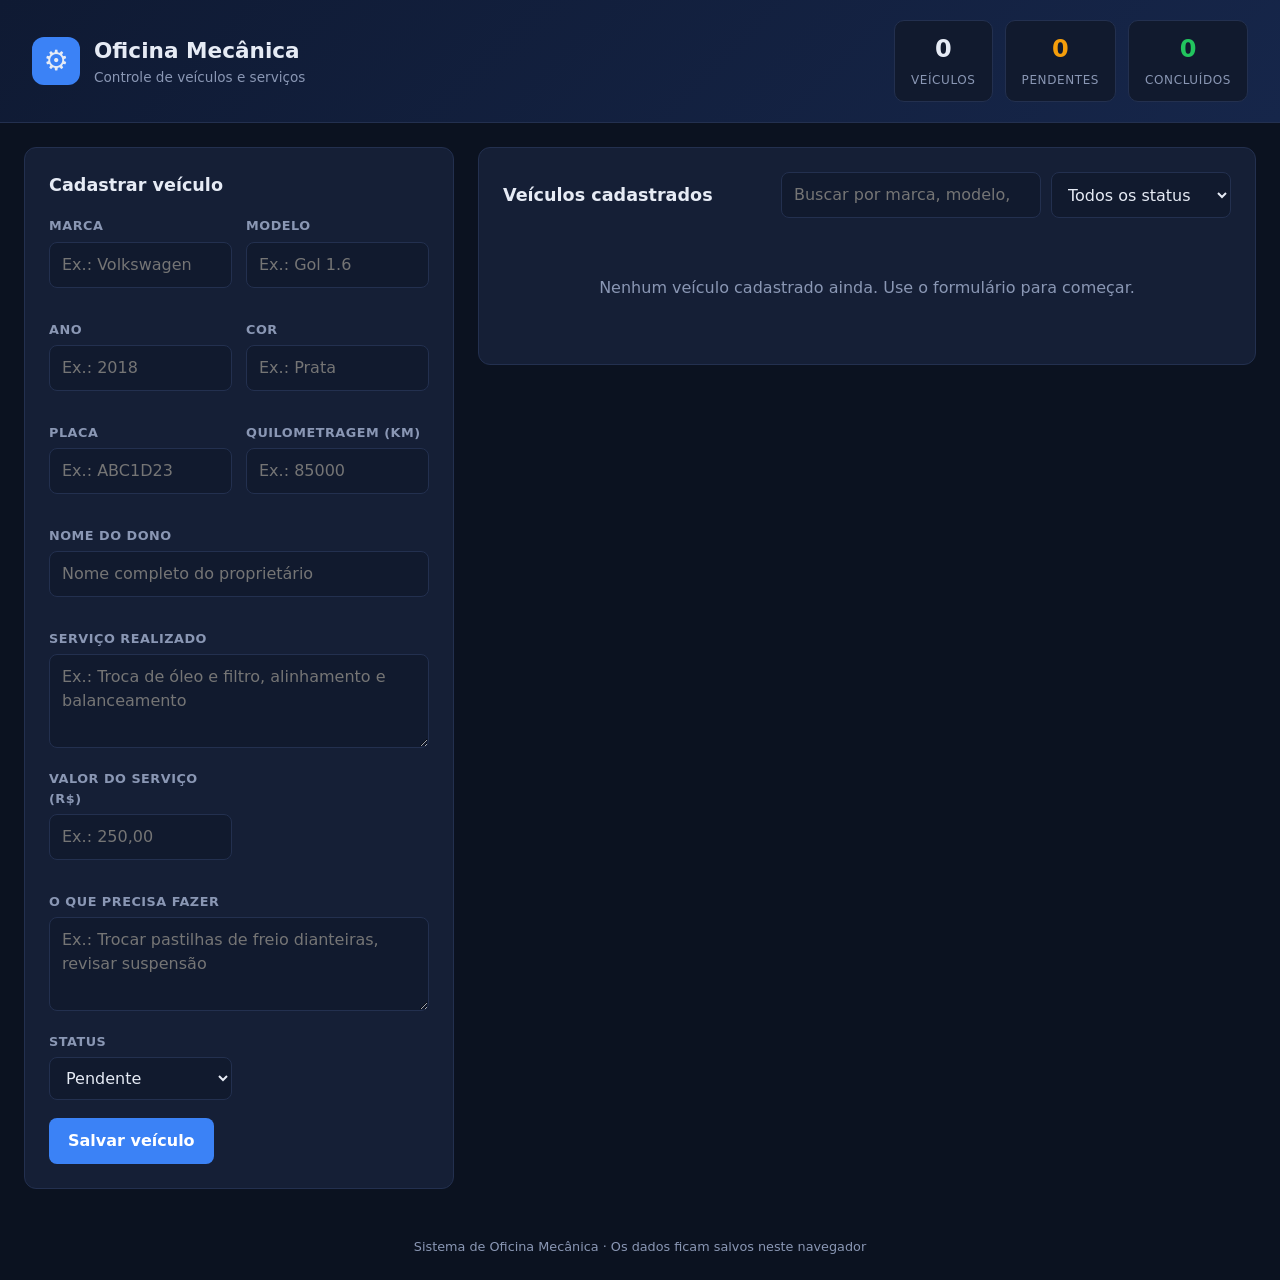
<file: index.html>
<!DOCTYPE html>
<html lang="pt-BR">
<head>
  <meta charset="UTF-8">
  <meta name="viewport" content="width=device-width, initial-scale=1.0">
  <title>Oficina Mecânica - Gestão de Veículos</title>
  <link rel="stylesheet" href="style.css">
</head>
<body>
  <header class="topbar">
    <div class="brand">
      <span class="brand-icon" aria-hidden="true">&#9881;</span>
      <div>
        <h1>Oficina Mecânica</h1>
        <p>Controle de veículos e serviços</p>
      </div>
    </div>
    <div class="stats">
      <div class="stat">
        <span class="stat-value" id="statTotal">0</span>
        <span class="stat-label">Veículos</span>
      </div>
      <div class="stat">
        <span class="stat-value pending" id="statPendentes">0</span>
        <span class="stat-label">Pendentes</span>
      </div>
      <div class="stat">
        <span class="stat-value done" id="statConcluidos">0</span>
        <span class="stat-label">Concluídos</span>
      </div>
    </div>
  </header>

  <main class="layout">
    <section class="card form-card">
      <h2 id="formTitle">Cadastrar veículo</h2>
      <form id="veiculoForm" novalidate>
        <input type="hidden" id="veiculoId">

        <div class="grid">
          <div class="field">
            <label for="marca">Marca</label>
            <input type="text" id="marca" placeholder="Ex.: Volkswagen" maxlength="40" required>
            <small class="error" id="erro-marca"></small>
          </div>

          <div class="field">
            <label for="modelo">Modelo</label>
            <input type="text" id="modelo" placeholder="Ex.: Gol 1.6" maxlength="40" required>
            <small class="error" id="erro-modelo"></small>
          </div>

          <div class="field">
            <label for="ano">Ano</label>
            <input type="number" id="ano" placeholder="Ex.: 2018" min="1900" required>
            <small class="error" id="erro-ano"></small>
          </div>

          <div class="field">
            <label for="cor">Cor</label>
            <input type="text" id="cor" placeholder="Ex.: Prata" maxlength="30" required>
            <small class="error" id="erro-cor"></small>
          </div>

          <div class="field">
            <label for="placa">Placa</label>
            <input type="text" id="placa" placeholder="Ex.: ABC1D23" maxlength="8" required>
            <small class="error" id="erro-placa"></small>
          </div>

          <div class="field">
            <label for="quilometragem">Quilometragem (km)</label>
            <input type="number" id="quilometragem" placeholder="Ex.: 85000" min="0" step="1" required>
            <small class="error" id="erro-quilometragem"></small>
          </div>

          <div class="field span-2">
            <label for="dono">Nome do dono</label>
            <input type="text" id="dono" placeholder="Nome completo do proprietário" maxlength="80" required>
            <small class="error" id="erro-dono"></small>
          </div>

          <div class="field span-2">
            <label for="servicoRealizado">Serviço realizado</label>
            <textarea id="servicoRealizado" rows="3" placeholder="Ex.: Troca de óleo e filtro, alinhamento e balanceamento" maxlength="500"></textarea>
          </div>

          <div class="field">
            <label for="valorServico">Valor do serviço (R$)</label>
            <input type="number" id="valorServico" placeholder="Ex.: 250,00" min="0" step="0.01" required>
            <small class="error" id="erro-valorServico"></small>
          </div>

          <div class="field span-2">
            <label for="precisaFazer">O que precisa fazer</label>
            <textarea id="precisaFazer" rows="3" placeholder="Ex.: Trocar pastilhas de freio dianteiras, revisar suspensão" maxlength="500"></textarea>
          </div>

          <div class="field">
            <label for="status">Status</label>
            <select id="status">
              <option value="pendente">Pendente</option>
              <option value="andamento">Em andamento</option>
              <option value="concluido">Concluído</option>
            </select>
          </div>
        </div>

        <div class="actions">
          <button type="submit" class="btn primary" id="btnSalvar">Salvar veículo</button>
          <button type="button" class="btn ghost" id="btnCancelar" hidden>Cancelar edição</button>
        </div>
      </form>
    </section>

    <section class="card list-card">
      <div class="list-header">
        <h2>Veículos cadastrados</h2>
        <div class="filters">
          <input type="search" id="busca" placeholder="Buscar por marca, modelo, dono...">
          <select id="filtroStatus" aria-label="Filtrar por status">
            <option value="todos">Todos os status</option>
            <option value="pendente">Pendente</option>
            <option value="andamento">Em andamento</option>
            <option value="concluido">Concluído</option>
          </select>
        </div>
      </div>

      <div id="lista" class="lista" aria-live="polite"></div>
    </section>
  </main>

  <section id="ordemImpressao" class="ordem-impressao" aria-hidden="true"></section>

  <footer class="footer">
    Sistema de Oficina Mecânica &middot; Os dados ficam salvos neste navegador
  </footer>

  <script src="app.js"></script>
</body>
</html>
</file>
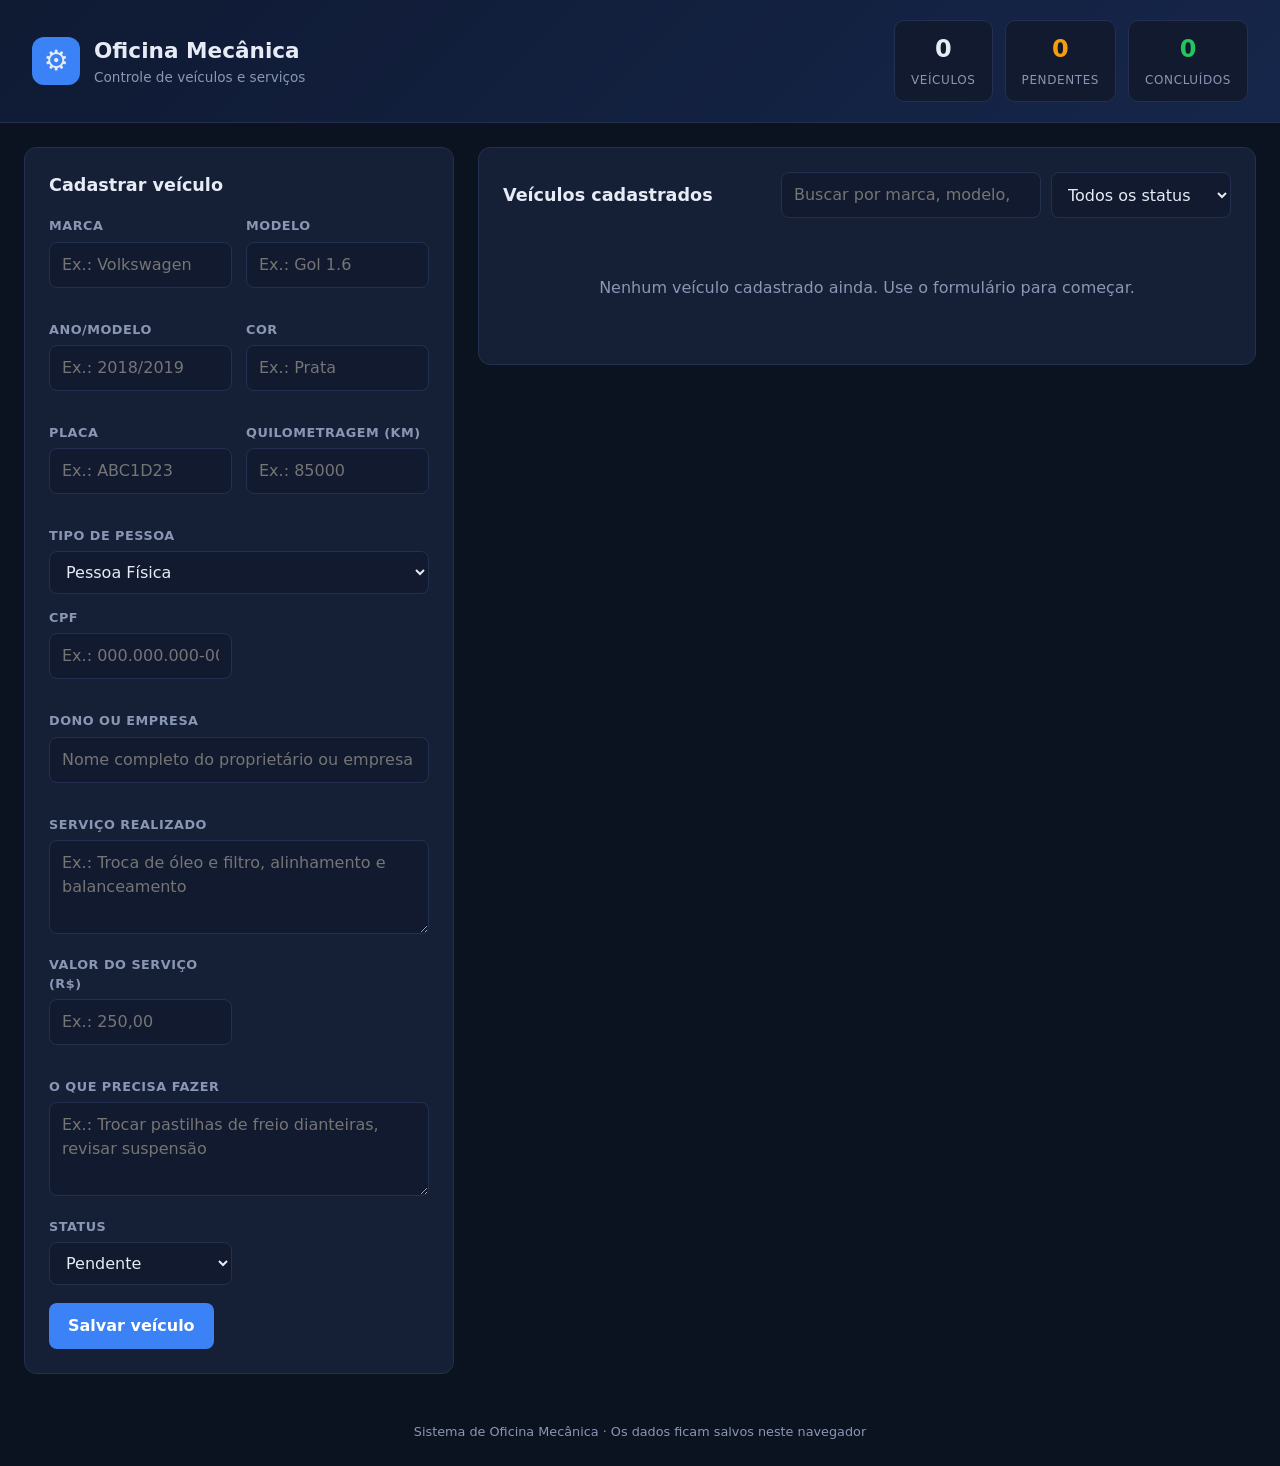
<file: Auto_Repair_Shop/index.html>
<!DOCTYPE html>
<html lang="pt-BR">
<head>
  <meta charset="UTF-8">
  <meta name="viewport" content="width=device-width, initial-scale=1.0">
  <title>Oficina Mecânica - Gestão de Veículos</title>
  <link rel="stylesheet" href="style.css">
</head>
<body>
  <header class="topbar">
    <div class="brand">
      <span class="brand-icon" aria-hidden="true">&#9881;</span>
      <div>
        <h1>Oficina Mecânica</h1>
        <p>Controle de veículos e serviços</p>
      </div>
    </div>
    <div class="stats">
      <div class="stat">
        <span class="stat-value" id="statTotal">0</span>
        <span class="stat-label">Veículos</span>
      </div>
      <div class="stat">
        <span class="stat-value pending" id="statPendentes">0</span>
        <span class="stat-label">Pendentes</span>
      </div>
      <div class="stat">
        <span class="stat-value done" id="statConcluidos">0</span>
        <span class="stat-label">Concluídos</span>
      </div>
    </div>
  </header>

  <main class="layout">
    <section class="card form-card">
      <h2 id="formTitle">Cadastrar veículo</h2>
      <form id="veiculoForm" novalidate>
        <input type="hidden" id="veiculoId">

        <div class="grid">
          <div class="field">
            <label for="marca">Marca</label>
            <input type="text" id="marca" placeholder="Ex.: Volkswagen" maxlength="40" required>
            <small class="error" id="erro-marca"></small>
          </div>

          <div class="field">
            <label for="modelo">Modelo</label>
            <input type="text" id="modelo" placeholder="Ex.: Gol 1.6" maxlength="40" required>
            <small class="error" id="erro-modelo"></small>
          </div>

          <div class="field">
            <label for="ano">Ano/Modelo</label>
            <input type="number" id="ano" placeholder="Ex.: 2018/2019" min="1900" required>
            <small class="error" id="erro-ano"></small>
          </div>

          <div class="field">
            <label for="cor">Cor</label>
            <input type="text" id="cor" placeholder="Ex.: Prata" maxlength="30" required>
            <small class="error" id="erro-cor"></small>
          </div>

          <div class="field">
            <label for="placa">Placa</label>
            <input type="text" id="placa" placeholder="Ex.: ABC1D23" maxlength="8" required>
            <small class="error" id="erro-placa"></small>
          </div>

          <div class="field">
            <label for="quilometragem">Quilometragem (km)</label>
            <input type="number" id="quilometragem" placeholder="Ex.: 85000" min="0" step="1" required>
            <small class="error" id="erro-quilometragem"></small>
          </div>

          <div class="field span-2">
            <label for="tipoPessoa">Tipo de pessoa</label>
            <select id="tipoPessoa">
              <option value="fisica">Pessoa Física</option>
              <option value="juridica">Pessoa Jurídica</option>
            </select>
          </div>

          <div class="field" id="campoCpf">
            <label for="cpf">CPF</label>
            <input type="text" id="cpf" placeholder="Ex.: 000.000.000-00" maxlength="14" inputmode="numeric" required>
            <small class="error" id="erro-cpf"></small>
          </div>

          <div class="field" id="campoCnpj" hidden>
            <label for="cnpj">CNPJ</label>
            <input type="text" id="cnpj" placeholder="Ex.: 00.000.000/0000-00" maxlength="18" inputmode="numeric" disabled>
            <small class="error" id="erro-cnpj"></small>
          </div>

          <div class="field span-2">
            <label for="dono">Dono ou Empresa</label>
            <input type="text" id="dono" placeholder="Nome completo do proprietário ou empresa" maxlength="80" required>
            <small class="error" id="erro-dono"></small>
          </div>

          <div class="field span-2">
            <label for="servicoRealizado">Serviço realizado</label>
            <textarea id="servicoRealizado" rows="3" placeholder="Ex.: Troca de óleo e filtro, alinhamento e balanceamento" maxlength="500"></textarea>
          </div>

          <div class="field">
            <label for="valorServico">Valor do serviço (R$)</label>
            <input type="number" id="valorServico" placeholder="Ex.: 250,00" min="0" step="0.01" required>
            <small class="error" id="erro-valorServico"></small>
          </div>

          <div class="field span-2">
            <label for="precisaFazer">O que precisa fazer</label>
            <textarea id="precisaFazer" rows="3" placeholder="Ex.: Trocar pastilhas de freio dianteiras, revisar suspensão" maxlength="500"></textarea>
          </div>

          <div class="field">
            <label for="status">Status</label>
            <select id="status">
              <option value="pendente">Pendente</option>
              <option value="andamento">Em andamento</option>
              <option value="concluido">Concluído</option>
            </select>
          </div>
        </div>

        <div class="actions">
          <button type="submit" class="btn primary" id="btnSalvar">Salvar veículo</button>
          <button type="button" class="btn ghost" id="btnCancelar" hidden>Cancelar edição</button>
        </div>
      </form>
    </section>

    <section class="card list-card">
      <div class="list-header">
        <h2>Veículos cadastrados</h2>
        <div class="filters">
          <input type="search" id="busca" placeholder="Buscar por marca, modelo, dono...">
          <select id="filtroStatus" aria-label="Filtrar por status">
            <option value="todos">Todos os status</option>
            <option value="pendente">Pendente</option>
            <option value="andamento">Em andamento</option>
            <option value="concluido">Concluído</option>
          </select>
        </div>
      </div>

      <div id="lista" class="lista" aria-live="polite"></div>
    </section>
  </main>

  <section id="ordemImpressao" class="ordem-impressao" aria-hidden="true"></section>

  <footer class="footer">
    Sistema de Oficina Mecânica &middot; Os dados ficam salvos neste navegador
  </footer>

  <script>
    const tipoPessoa = document.getElementById('tipoPessoa');
    const campoCpf = document.getElementById('campoCpf');
    const campoCnpj = document.getElementById('campoCnpj');
    const cpf = document.getElementById('cpf');
    const cnpj = document.getElementById('cnpj');

    tipoPessoa.addEventListener('change', () => {
      const pessoaFisica = tipoPessoa.value === 'fisica';
      campoCpf.hidden = !pessoaFisica;
      campoCnpj.hidden = pessoaFisica;
      cpf.disabled = !pessoaFisica;
      cpf.required = pessoaFisica;
      cnpj.disabled = pessoaFisica;
      cnpj.required = !pessoaFisica;
    });
  </script>
  <script src="app.js"></script>
</body>
</html>
</file>
<file: style.css>
:root {
  --bg: #0b1220;
  --bg-soft: #111a2e;
  --card: #151f36;
  --card-border: #23304f;
  --text: #e6ebf5;
  --muted: #8a97b4;
  --accent: #3b82f6;
  --accent-hover: #2563eb;
  --danger: #ef4444;
  --pending: #f59e0b;
  --progress: #38bdf8;
  --done: #22c55e;
  --radius: 12px;
}

* {
  box-sizing: border-box;
  margin: 0;
  padding: 0;
}

body {
  font-family: "Segoe UI", system-ui, -apple-system, Roboto, Arial, sans-serif;
  background: var(--bg);
  color: var(--text);
  min-height: 100vh;
  line-height: 1.5;
}

/* Topbar */
.topbar {
  display: flex;
  align-items: center;
  justify-content: space-between;
  flex-wrap: wrap;
  gap: 16px;
  padding: 20px 32px;
  background: linear-gradient(135deg, #0f1a33, #16264a);
  border-bottom: 1px solid var(--card-border);
}

.brand {
  display: flex;
  align-items: center;
  gap: 14px;
}

.brand-icon {
  display: grid;
  place-items: center;
  width: 48px;
  height: 48px;
  font-size: 28px;
  background: var(--accent);
  border-radius: 12px;
}

.brand h1 {
  font-size: 1.35rem;
}

.brand p {
  color: var(--muted);
  font-size: 0.85rem;
}

.stats {
  display: flex;
  gap: 12px;
}

.stat {
  min-width: 96px;
  padding: 10px 16px;
  text-align: center;
  background: var(--bg-soft);
  border: 1px solid var(--card-border);
  border-radius: 10px;
}

.stat-value {
  display: block;
  font-size: 1.5rem;
  font-weight: 700;
}

.stat-value.pending { color: var(--pending); }
.stat-value.done { color: var(--done); }

.stat-label {
  color: var(--muted);
  font-size: 0.75rem;
  text-transform: uppercase;
  letter-spacing: 0.05em;
}

/* Layout */
.layout {
  display: grid;
  grid-template-columns: minmax(320px, 430px) 1fr;
  gap: 24px;
  max-width: 1300px;
  margin: 24px auto;
  padding: 0 24px;
  align-items: start;
}

.card {
  background: var(--card);
  border: 1px solid var(--card-border);
  border-radius: var(--radius);
  padding: 24px;
}

.card h2 {
  font-size: 1.1rem;
  margin-bottom: 18px;
}

.form-card {
  position: sticky;
  top: 16px;
}

/* Form */
.grid {
  display: grid;
  grid-template-columns: 1fr 1fr;
  gap: 14px;
}

.span-2 {
  grid-column: span 2;
}

.field label {
  display: block;
  margin-bottom: 6px;
  color: var(--muted);
  font-size: 0.8rem;
  font-weight: 600;
  text-transform: uppercase;
  letter-spacing: 0.04em;
}

input,
select,
textarea {
  width: 100%;
  padding: 10px 12px;
  font: inherit;
  color: var(--text);
  background: var(--bg-soft);
  border: 1px solid var(--card-border);
  border-radius: 8px;
  outline: none;
  transition: border-color 0.15s, box-shadow 0.15s;
}

textarea {
  resize: vertical;
}

input:focus,
select:focus,
textarea:focus {
  border-color: var(--accent);
  box-shadow: 0 0 0 3px rgba(59, 130, 246, 0.25);
}

input.invalid {
  border-color: var(--danger);
}

.error {
  display: block;
  min-height: 14px;
  margin-top: 4px;
  color: var(--danger);
  font-size: 0.75rem;
}

.actions {
  display: flex;
  gap: 10px;
  margin-top: 18px;
}

.btn {
  padding: 10px 18px;
  font: inherit;
  font-weight: 600;
  border: 1px solid transparent;
  border-radius: 8px;
  cursor: pointer;
  transition: background 0.15s, border-color 0.15s;
}

.btn.primary {
  color: #fff;
  background: var(--accent);
}

.btn.primary:hover {
  background: var(--accent-hover);
}

.btn.ghost {
  color: var(--text);
  background: transparent;
  border-color: var(--card-border);
}

.btn.ghost:hover {
  background: var(--bg-soft);
}

.btn.small {
  padding: 6px 12px;
  font-size: 0.8rem;
}

.btn.danger {
  color: var(--danger);
  background: transparent;
  border-color: rgba(239, 68, 68, 0.4);
}

.btn.danger:hover {
  background: rgba(239, 68, 68, 0.12);
}

/* Lista */
.list-header {
  display: flex;
  align-items: center;
  justify-content: space-between;
  flex-wrap: wrap;
  gap: 12px;
  margin-bottom: 18px;
}

.list-header h2 {
  margin-bottom: 0;
}

.filters {
  display: flex;
  gap: 10px;
  flex: 1;
  justify-content: flex-end;
  min-width: 260px;
}

.filters input {
  max-width: 260px;
}

.filters select {
  max-width: 180px;
}

.lista {
  display: grid;
  gap: 14px;
}

.vehicle {
  padding: 18px;
  background: var(--bg-soft);
  border: 1px solid var(--card-border);
  border-left: 4px solid var(--pending);
  border-radius: 10px;
}

.vehicle.andamento { border-left-color: var(--progress); }
.vehicle.concluido { border-left-color: var(--done); }

.vehicle-head {
  display: flex;
  align-items: flex-start;
  justify-content: space-between;
  gap: 12px;
  margin-bottom: 12px;
}

.vehicle-title {
  font-size: 1.05rem;
  font-weight: 700;
}

.vehicle-owner {
  color: var(--muted);
  font-size: 0.85rem;
}

.badge {
  padding: 4px 10px;
  font-size: 0.72rem;
  font-weight: 700;
  text-transform: uppercase;
  letter-spacing: 0.05em;
  white-space: nowrap;
  border-radius: 999px;
}

.badge.pendente { color: var(--pending); background: rgba(245, 158, 11, 0.15); }
.badge.andamento { color: var(--progress); background: rgba(56, 189, 248, 0.15); }
.badge.concluido { color: var(--done); background: rgba(34, 197, 94, 0.15); }

.chips {
  display: flex;
  flex-wrap: wrap;
  gap: 8px;
  margin-bottom: 12px;
}

.chip {
  padding: 3px 10px;
  color: var(--muted);
  font-size: 0.78rem;
  background: var(--card);
  border: 1px solid var(--card-border);
  border-radius: 6px;
}

.chip strong {
  color: var(--text);
}

.info {
  margin-bottom: 10px;
}

.info h3 {
  margin-bottom: 2px;
  color: var(--muted);
  font-size: 0.72rem;
  text-transform: uppercase;
  letter-spacing: 0.05em;
}

.info p {
  font-size: 0.9rem;
  white-space: pre-wrap;
  word-break: break-word;
}

.info p.empty {
  color: var(--muted);
  font-style: italic;
}

.vehicle-actions {
  display: flex;
  flex-wrap: wrap;
  gap: 8px;
  margin-top: 12px;
}

.vazio {
  padding: 40px 16px;
  color: var(--muted);
  text-align: center;
}

.footer {
  padding: 24px;
  color: var(--muted);
  font-size: 0.8rem;
  text-align: center;
}

.ordem-impressao {
  display: none;
}

/* Responsivo */
@media (max-width: 900px) {
  .layout {
    grid-template-columns: 1fr;
  }

  .form-card {
    position: static;
  }

  .topbar {
    padding: 16px;
  }

  .filters {
    justify-content: stretch;
  }

  .filters input,
  .filters select {
    max-width: none;
  }
}

@media (max-width: 480px) {
  .grid {
    grid-template-columns: 1fr;
  }

  .span-2 {
    grid-column: span 1;
  }

  .stats {
    width: 100%;
  }

  .stat {
    flex: 1;
    min-width: 0;
  }
}

@media print {
  body {
    min-height: 0;
    color: #111;
    background: #fff;
  }

  body > * {
    display: none !important;
  }

  #ordemImpressao {
    display: block !important;
    padding: 12mm;
    color: #111;
    font-family: Arial, sans-serif;
  }

  #ordemImpressao h1 {
    margin-bottom: 4px;
    text-align: center;
    font-size: 24px;
  }

  #ordemImpressao h2 {
    margin-bottom: 12px;
    font-size: 16px;
  }

  .ordem-numero {
    margin-bottom: 24px;
    text-align: center;
  }

  .ordem-secao {
    margin-bottom: 24px;
  }

  .ordem-grid {
    display: grid;
    grid-template-columns: 1fr 1fr;
    gap: 12px;
  }

  .ordem-campo {
    display: flex;
    flex-direction: column;
    gap: 4px;
    padding-bottom: 6px;
    border-bottom: 1px solid #bbb;
  }

  .ordem-secao .info {
    margin-bottom: 14px;
  }

  .ordem-secao .info h3 {
    color: #444;
  }

  .ordem-valor {
    margin: 18px 0 8px;
    font-size: 18px;
    font-weight: 700;
  }

  .ordem-assinaturas {
    display: grid;
    grid-template-columns: 1fr 1fr;
    gap: 24px;
    margin-top: 72px;
    text-align: center;
    white-space: pre-line;
  }
}
</file>
<file: Auto_Repair_Shop/style.css>
:root {
  --bg: #0b1220;
  --bg-soft: #111a2e;
  --card: #151f36;
  --card-border: #23304f;
  --text: #e6ebf5;
  --muted: #8a97b4;
  --accent: #3b82f6;
  --accent-hover: #2563eb;
  --danger: #ef4444;
  --pending: #f59e0b;
  --progress: #38bdf8;
  --done: #22c55e;
  --radius: 12px;
}

* {
  box-sizing: border-box;
  margin: 0;
  padding: 0;
}

body {
  font-family: "Segoe UI", system-ui, -apple-system, Roboto, Arial, sans-serif;
  background: var(--bg);
  color: var(--text);
  min-height: 100vh;
  line-height: 1.5;
}

/* Topbar */
.topbar {
  display: flex;
  align-items: center;
  justify-content: space-between;
  flex-wrap: wrap;
  gap: 16px;
  padding: 20px 32px;
  background: linear-gradient(135deg, #0f1a33, #16264a);
  border-bottom: 1px solid var(--card-border);
}

.brand {
  display: flex;
  align-items: center;
  gap: 14px;
}

.brand-icon {
  display: grid;
  place-items: center;
  width: 48px;
  height: 48px;
  font-size: 28px;
  background: var(--accent);
  border-radius: 12px;
}

.brand h1 {
  font-size: 1.35rem;
}

.brand p {
  color: var(--muted);
  font-size: 0.85rem;
}

.stats {
  display: flex;
  gap: 12px;
}

.stat {
  min-width: 96px;
  padding: 10px 16px;
  text-align: center;
  background: var(--bg-soft);
  border: 1px solid var(--card-border);
  border-radius: 10px;
}

.stat-value {
  display: block;
  font-size: 1.5rem;
  font-weight: 700;
}

.stat-value.pending { color: var(--pending); }
.stat-value.done { color: var(--done); }

.stat-label {
  color: var(--muted);
  font-size: 0.75rem;
  text-transform: uppercase;
  letter-spacing: 0.05em;
}

/* Layout */
.layout {
  display: grid;
  grid-template-columns: minmax(320px, 430px) 1fr;
  gap: 24px;
  max-width: 1300px;
  margin: 24px auto;
  padding: 0 24px;
  align-items: start;
}

.card {
  background: var(--card);
  border: 1px solid var(--card-border);
  border-radius: var(--radius);
  padding: 24px;
}

.card h2 {
  font-size: 1.1rem;
  margin-bottom: 18px;
}

.form-card {
  position: sticky;
  top: 16px;
}

/* Form */
.grid {
  display: grid;
  grid-template-columns: 1fr 1fr;
  gap: 14px;
}

.span-2 {
  grid-column: span 2;
}

.field label {
  display: block;
  margin-bottom: 6px;
  color: var(--muted);
  font-size: 0.8rem;
  font-weight: 600;
  text-transform: uppercase;
  letter-spacing: 0.04em;
}

input,
select,
textarea {
  width: 100%;
  padding: 10px 12px;
  font: inherit;
  color: var(--text);
  background: var(--bg-soft);
  border: 1px solid var(--card-border);
  border-radius: 8px;
  outline: none;
  transition: border-color 0.15s, box-shadow 0.15s;
}

textarea {
  resize: vertical;
}

input:focus,
select:focus,
textarea:focus {
  border-color: var(--accent);
  box-shadow: 0 0 0 3px rgba(59, 130, 246, 0.25);
}

input.invalid {
  border-color: var(--danger);
}

.error {
  display: block;
  min-height: 14px;
  margin-top: 4px;
  color: var(--danger);
  font-size: 0.75rem;
}

.actions {
  display: flex;
  gap: 10px;
  margin-top: 18px;
}

.btn {
  padding: 10px 18px;
  font: inherit;
  font-weight: 600;
  border: 1px solid transparent;
  border-radius: 8px;
  cursor: pointer;
  transition: background 0.15s, border-color 0.15s;
}

.btn.primary {
  color: #fff;
  background: var(--accent);
}

.btn.primary:hover {
  background: var(--accent-hover);
}

.btn.ghost {
  color: var(--text);
  background: transparent;
  border-color: var(--card-border);
}

.btn.ghost:hover {
  background: var(--bg-soft);
}

.btn.small {
  padding: 6px 12px;
  font-size: 0.8rem;
}

.btn.danger {
  color: var(--danger);
  background: transparent;
  border-color: rgba(239, 68, 68, 0.4);
}

.btn.danger:hover {
  background: rgba(239, 68, 68, 0.12);
}

/* Lista */
.list-header {
  display: flex;
  align-items: center;
  justify-content: space-between;
  flex-wrap: wrap;
  gap: 12px;
  margin-bottom: 18px;
}

.list-header h2 {
  margin-bottom: 0;
}

.filters {
  display: flex;
  gap: 10px;
  flex: 1;
  justify-content: flex-end;
  min-width: 260px;
}

.filters input {
  max-width: 260px;
}

.filters select {
  max-width: 180px;
}

.lista {
  display: grid;
  gap: 14px;
}

.vehicle {
  padding: 18px;
  background: var(--bg-soft);
  border: 1px solid var(--card-border);
  border-left: 4px solid var(--pending);
  border-radius: 10px;
}

.vehicle.andamento { border-left-color: var(--progress); }
.vehicle.concluido { border-left-color: var(--done); }

.vehicle-head {
  display: flex;
  align-items: flex-start;
  justify-content: space-between;
  gap: 12px;
  margin-bottom: 12px;
}

.vehicle-title {
  font-size: 1.05rem;
  font-weight: 700;
}

.vehicle-owner {
  color: var(--muted);
  font-size: 0.85rem;
}

.badge {
  padding: 4px 10px;
  font-size: 0.72rem;
  font-weight: 700;
  text-transform: uppercase;
  letter-spacing: 0.05em;
  white-space: nowrap;
  border-radius: 999px;
}

.badge.pendente { color: var(--pending); background: rgba(245, 158, 11, 0.15); }
.badge.andamento { color: var(--progress); background: rgba(56, 189, 248, 0.15); }
.badge.concluido { color: var(--done); background: rgba(34, 197, 94, 0.15); }

.chips {
  display: flex;
  flex-wrap: wrap;
  gap: 8px;
  margin-bottom: 12px;
}

.chip {
  padding: 3px 10px;
  color: var(--muted);
  font-size: 0.78rem;
  background: var(--card);
  border: 1px solid var(--card-border);
  border-radius: 6px;
}

.chip strong {
  color: var(--text);
}

.info {
  margin-bottom: 10px;
}

.info h3 {
  margin-bottom: 2px;
  color: var(--muted);
  font-size: 0.72rem;
  text-transform: uppercase;
  letter-spacing: 0.05em;
}

.info p {
  font-size: 0.9rem;
  white-space: pre-wrap;
  word-break: break-word;
}

.info p.empty {
  color: var(--muted);
  font-style: italic;
}

.vehicle-actions {
  display: flex;
  flex-wrap: wrap;
  gap: 8px;
  margin-top: 12px;
}

.vazio {
  padding: 40px 16px;
  color: var(--muted);
  text-align: center;
}

.footer {
  padding: 24px;
  color: var(--muted);
  font-size: 0.8rem;
  text-align: center;
}

.ordem-impressao {
  display: none;
}

/* Responsivo */
@media (max-width: 900px) {
  .layout {
    grid-template-columns: 1fr;
  }

  .form-card {
    position: static;
  }

  .topbar {
    padding: 16px;
  }

  .filters {
    justify-content: stretch;
  }

  .filters input,
  .filters select {
    max-width: none;
  }
}

@media (max-width: 480px) {
  .grid {
    grid-template-columns: 1fr;
  }

  .span-2 {
    grid-column: span 1;
  }

  .stats {
    width: 100%;
  }

  .stat {
    flex: 1;
    min-width: 0;
  }
}

@media print {
  body {
    min-height: 0;
    color: #111;
    background: #fff;
  }

  body > * {
    display: none !important;
  }

  #ordemImpressao {
    display: block !important;
    padding: 12mm;
    color: #111;
    font-family: Arial, sans-serif;
  }

  #ordemImpressao h1 {
    margin-bottom: 4px;
    text-align: center;
    font-size: 24px;
  }

  #ordemImpressao h2 {
    margin-bottom: 12px;
    font-size: 16px;
  }

  .ordem-numero {
    margin-bottom: 24px;
    text-align: center;
  }

  .ordem-secao {
    margin-bottom: 24px;
  }

  .ordem-grid {
    display: grid;
    grid-template-columns: 1fr 1fr;
    gap: 12px;
  }

  .ordem-campo {
    display: flex;
    flex-direction: column;
    gap: 4px;
    padding-bottom: 6px;
    border-bottom: 1px solid #bbb;
  }

  .ordem-secao .info {
    margin-bottom: 14px;
  }

  .ordem-secao .info h3 {
    color: #444;
  }

  .ordem-valor {
    margin: 18px 0 8px;
    font-size: 18px;
    font-weight: 700;
  }

  .ordem-assinaturas {
    display: grid;
    grid-template-columns: 1fr 1fr;
    gap: 24px;
    margin-top: 72px;
    text-align: center;
    white-space: pre-line;
  }
}
</file>
